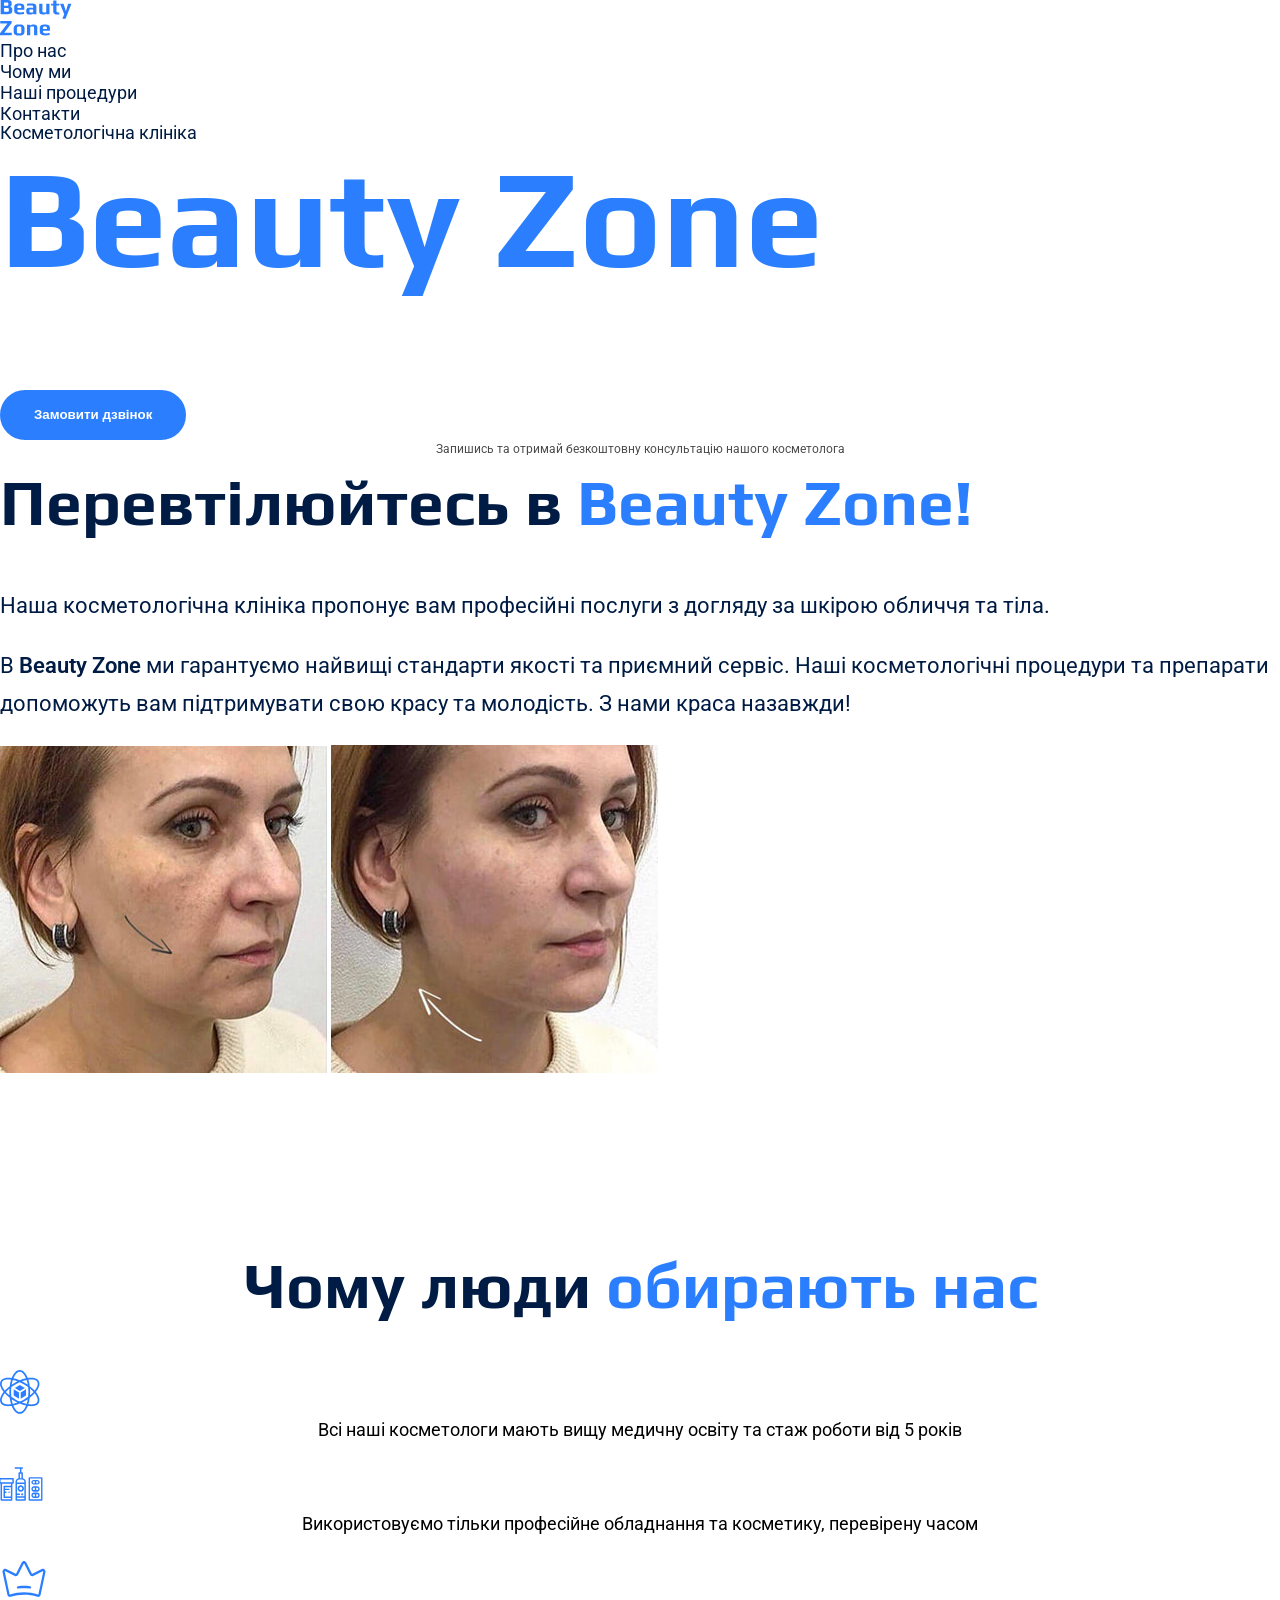
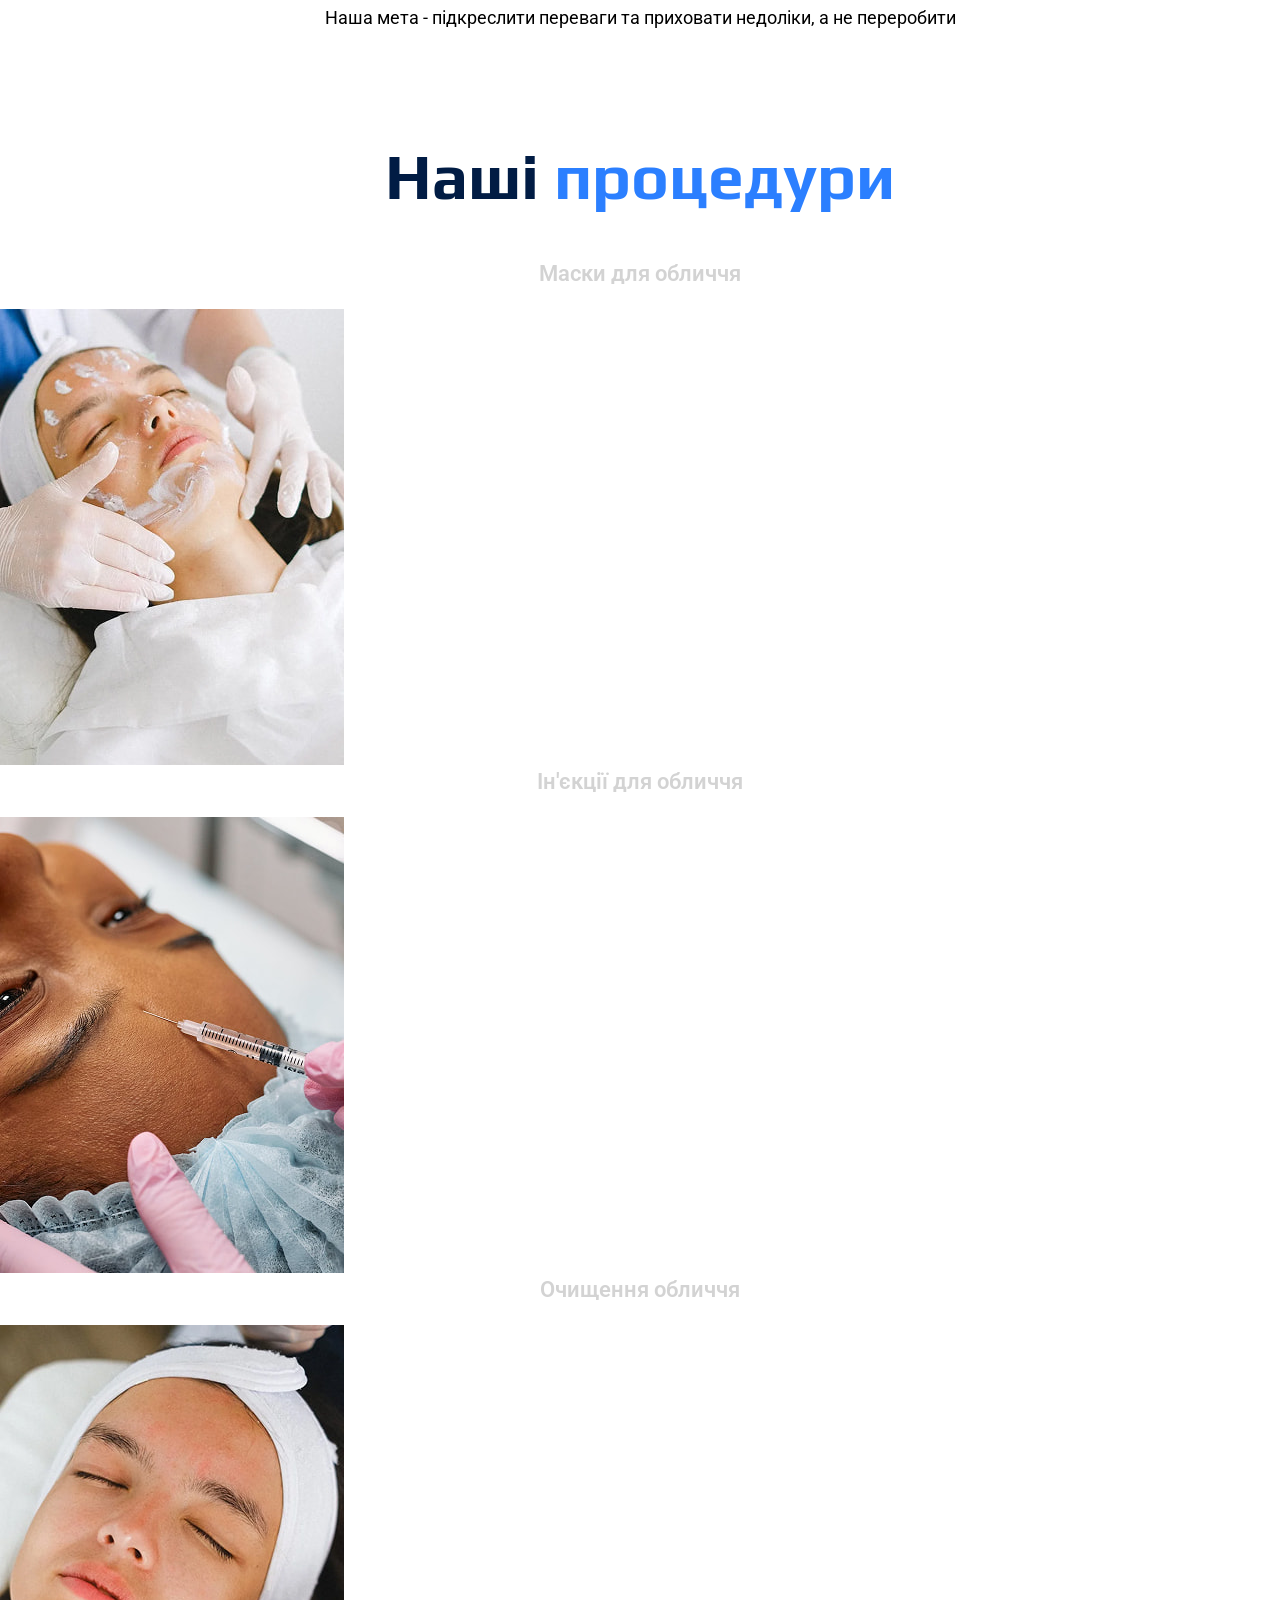
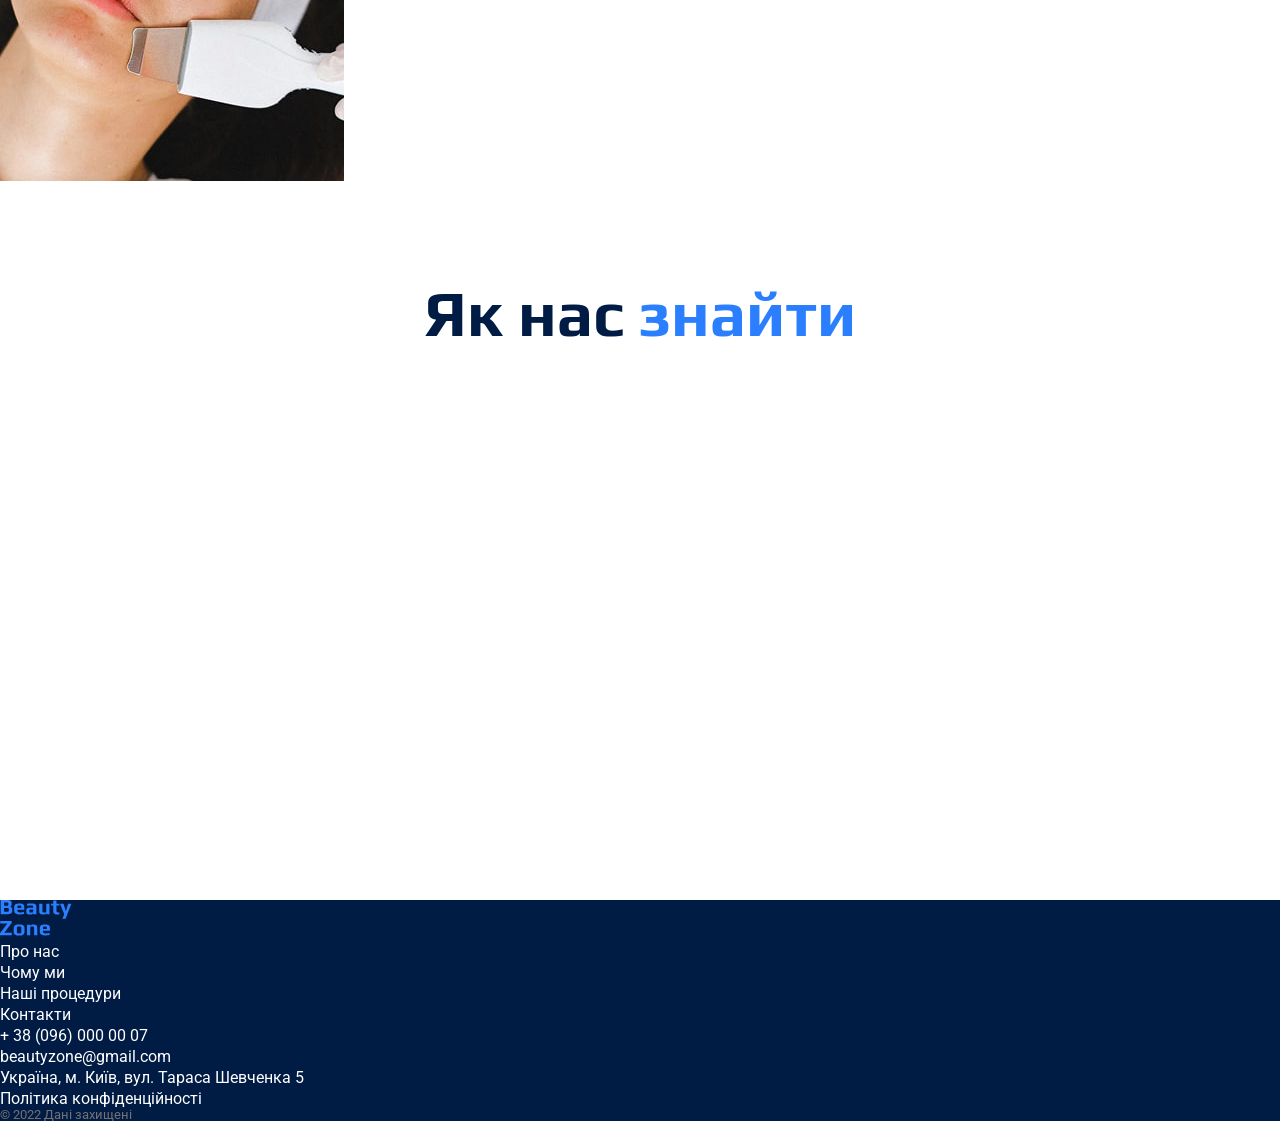
<file: beaty-zone/index.html>
<!doctype html>
<html lang="uk">
  <head>
    <meta charset="UTF-8" />
    <meta name="viewport" content="width=device-width, initial-scale=1.0" />
    <!-- Styles -->
    <link rel="stylesheet" href="./css/styles.css" />
    <title>Beauty Zone</title>
  </head>
  <body>
    <header>
      <nav>
        <a href="index.html">
          <img src="./images/brand-logo.svg" alt="Логотип Beauty Zone" />
        </a>
        <ul>
          <li><a class="nav-link" href="#">Про нас</a></li>
          <li><a class="nav-link" href="#">Чому ми</a></li>
          <li><a class="nav-link" href="#">Наші процедури</a></li>
          <li><a class="nav-link" href="#">Контакти</a></li>
          <li>
            <a href="#">
              <!-- telephone receiver icon -->
            </a>
          </li>
          <li>
            <a href="#">
              <!-- facebook icon -->
            </a>
          </li>
          <li>
            <a href="#">
              <!-- instagram icon -->
            </a>
          </li>
        </ul>
      </nav>
    </header>
    <main>
      <section>
        <p class="banner-title">Косметологічна клініка</p>
        <h1 class="banner-brand capitalize">beauty zone</h1>
        <button class="order-button" type="button">Замовити дзвінок</button>
        <p class="banner-text">
          Запишись та отримай безкоштовну консультацію нашого косметолога
        </p>
      </section>
      <section class="description-section">
        <h2 class="section-title">
          Перевтілюйтесь в <span class="accent capitalize">beauty zone!</span>
        </h2>
        <p class="description-text">
          Наша косметологічна клініка пропонує вам професійні послуги з догляду
          за шкірою обличчя та тіла.
        </p>
        <p class="description-text">
          B <span class="brand capitalize">beauty zone</span> ми гарантуємо
          найвищі стандарти якості та приємний сервіс. Наші косметологічні
          процедури та препарати допоможуть вам підтримувати свою красу та
          молодість. З нами краса назавжди!
        </p>
        <img
          src="./images/woman-before.jpg"
          alt="Фото жінки до пластичної операції"
        />
        <img
          src="./images/woman-after.jpg"
          alt="Фото жінки після пластичної операції"
        />
      </section>
      <section class="advantages-section section">
        <h2 class="advantages-title section-title">
          Чому люди <span class="accent">обирають нас</span>
        </h2>
        <article>
          <img src="./images/education.svg" alt="Медична освіта" />
          <p class="advantage-text">
            Всі наші косметологи мають вищу медичну освіту та стаж роботи від 5
            років
          </p>
        </article>
        <article>
          <img
            src="./images/professional.svg"
            alt="Професійне обладнання та косметика"
          />
          <p class="advantage-text">
            Використовуємо тільки професійне обладнання та косметику, перевірену
            часом
          </p>
        </article>
        <article>
          <img src="./images/purpose.svg" alt="Наша мета" />
          <p class="advantage-text">
            Наша мета - підкреслити переваги та приховати недоліки, а не
            переробити
          </p>
        </article>
      </section>
      <section class="section">
        <h2 class="procedures-title section-title">
          Наші <span class="accent">процедури</span>
        </h2>
        <article>
          <h3 class="procedure-title">Маски для обличчя</h3>
          <img
            src="./images/face-masks.jpg"
            alt="Фото жінки з маскою на обличчі"
          />
        </article>
        <article>
          <h3 class="procedure-title">Ін'єкції для обличчя</h3>
          <img
            src="./images/facial-injections.jpg"
            alt="Фото жінки, якій роблять ін'єкцію"
          />
        </article>
        <article>
          <h3 class="procedure-title">Очищення обличчя</h3>
          <img
            src="./images/facial-cleansing.jpg"
            alt="Фото жінки, якій очищують обличчя"
          />
        </article>
      </section>
      <section class="section">
        <h2 class="location-title section-title">
          Як нас <span class="accent">знайти</span>
        </h2>
        <iframe
          src="https://www.google.com/maps/embed?pb=!1m18!1m12!1m3!1d2540.9400613933917!2d30.5181289!3d50.4422171!2m3!1f0!2f0!3f0!3m2!1i1024!2i768!4f13.1!3m3!1m2!1s0x40d4cef8b5f6338d%3A0x25c7f06ad686451c!2z0LHRg9C70YzQstCw0YAg0KLQsNGA0LDRgdCwINCo0LXQstGH0LXQvdC60LAsIDUsINCa0LjRl9CyLCAwMjAwMA!5e0!3m2!1suk!2sua!4v1780265875647!5m2!1suk!2sua"
          width="600"
          height="450"
          style="border: 0"
          allowfullscreen=""
          loading="lazy"
          referrerpolicy="no-referrer-when-downgrade"
        ></iframe>
        <!-- <form action=""></form>  -->
      </section>
      <footer>
        <nav>
          <a href="index.html">
            <img src="./images/brand-logo.svg" alt="Логотип Beauty Zone" />
          </a>
          <ul>
            <li><a class="footer-link" href="#">Про нас</a></li>
            <li><a class="footer-link" href="#">Чому ми</a></li>
            <li><a class="footer-link" href="#">Наші процедури</a></li>
            <li><a class="footer-link" href="#">Контакти</a></li>
          </ul>
        </nav>
        <address>
          <ul>
            <li>
              <a class="footer-link" href="tel:+380960000007"
                >+ 38 (096) 000 00 07</a
              >
            </li>
            <li>
              <a class="footer-link" href="mailto:beautyzone@gmail.com"
                >beautyzone@gmail.com</a
              >
            </li>
            <li>
              <a
                class="footer-link"
                href="https://maps.app.goo.gl/tMkbEoE7wJR4bHdy6"
                target="_blank"
                >Україна, м. Київ, вул. Тараса Шевченка 5
              </a>
            </li>
            <li>
              <a href="#">
                <!-- telephone receiver icon -->
              </a>
            </li>
            <li>
              <a href="#">
                <!-- facebook icon -->
              </a>
            </li>
            <li>
              <a href="#">
                <!-- instagram icon -->
              </a>
            </li>
          </ul>
          <a class="footer-link" href="#" target="_blank">
            Політика конфіденційності
          </a>
          <p class="address-copyright">&copy; 2022 Дані захищені</p>
        </address>
      </footer>
    </main>
  </body>
</html>
</file>
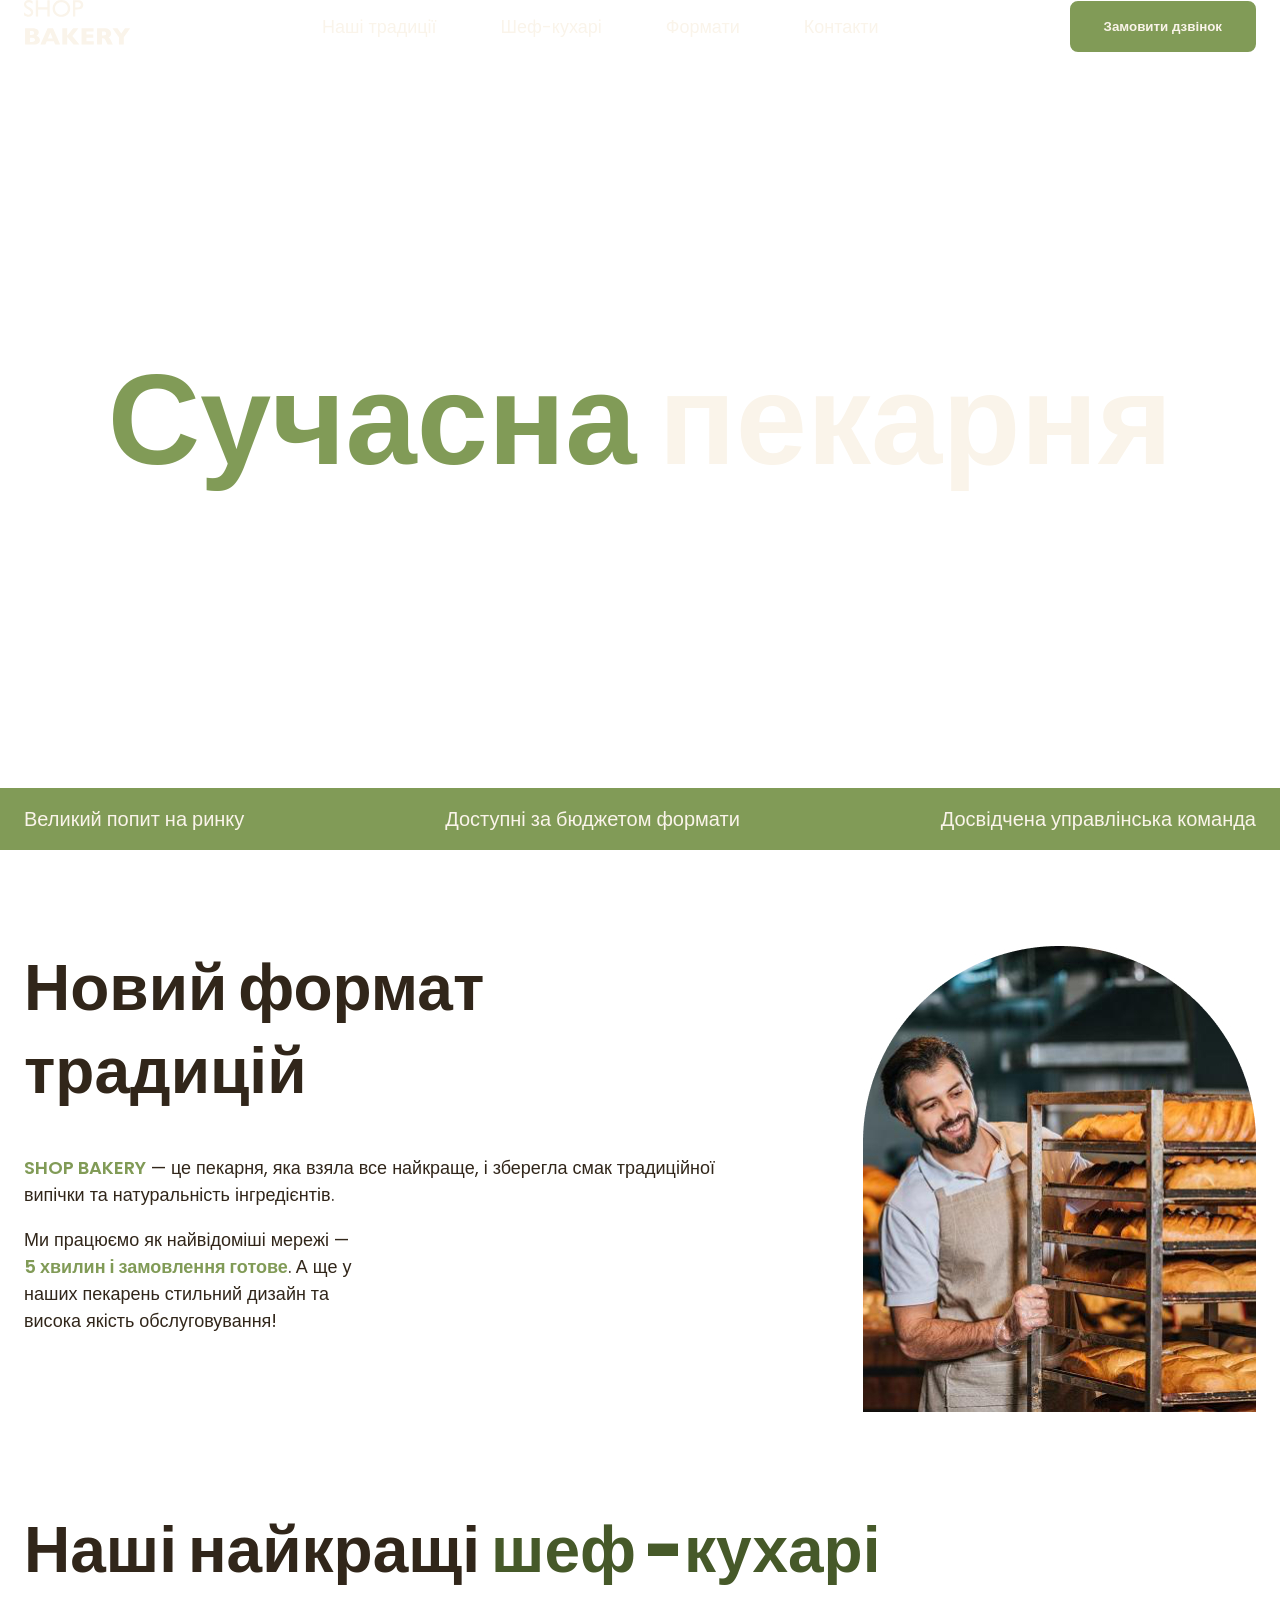
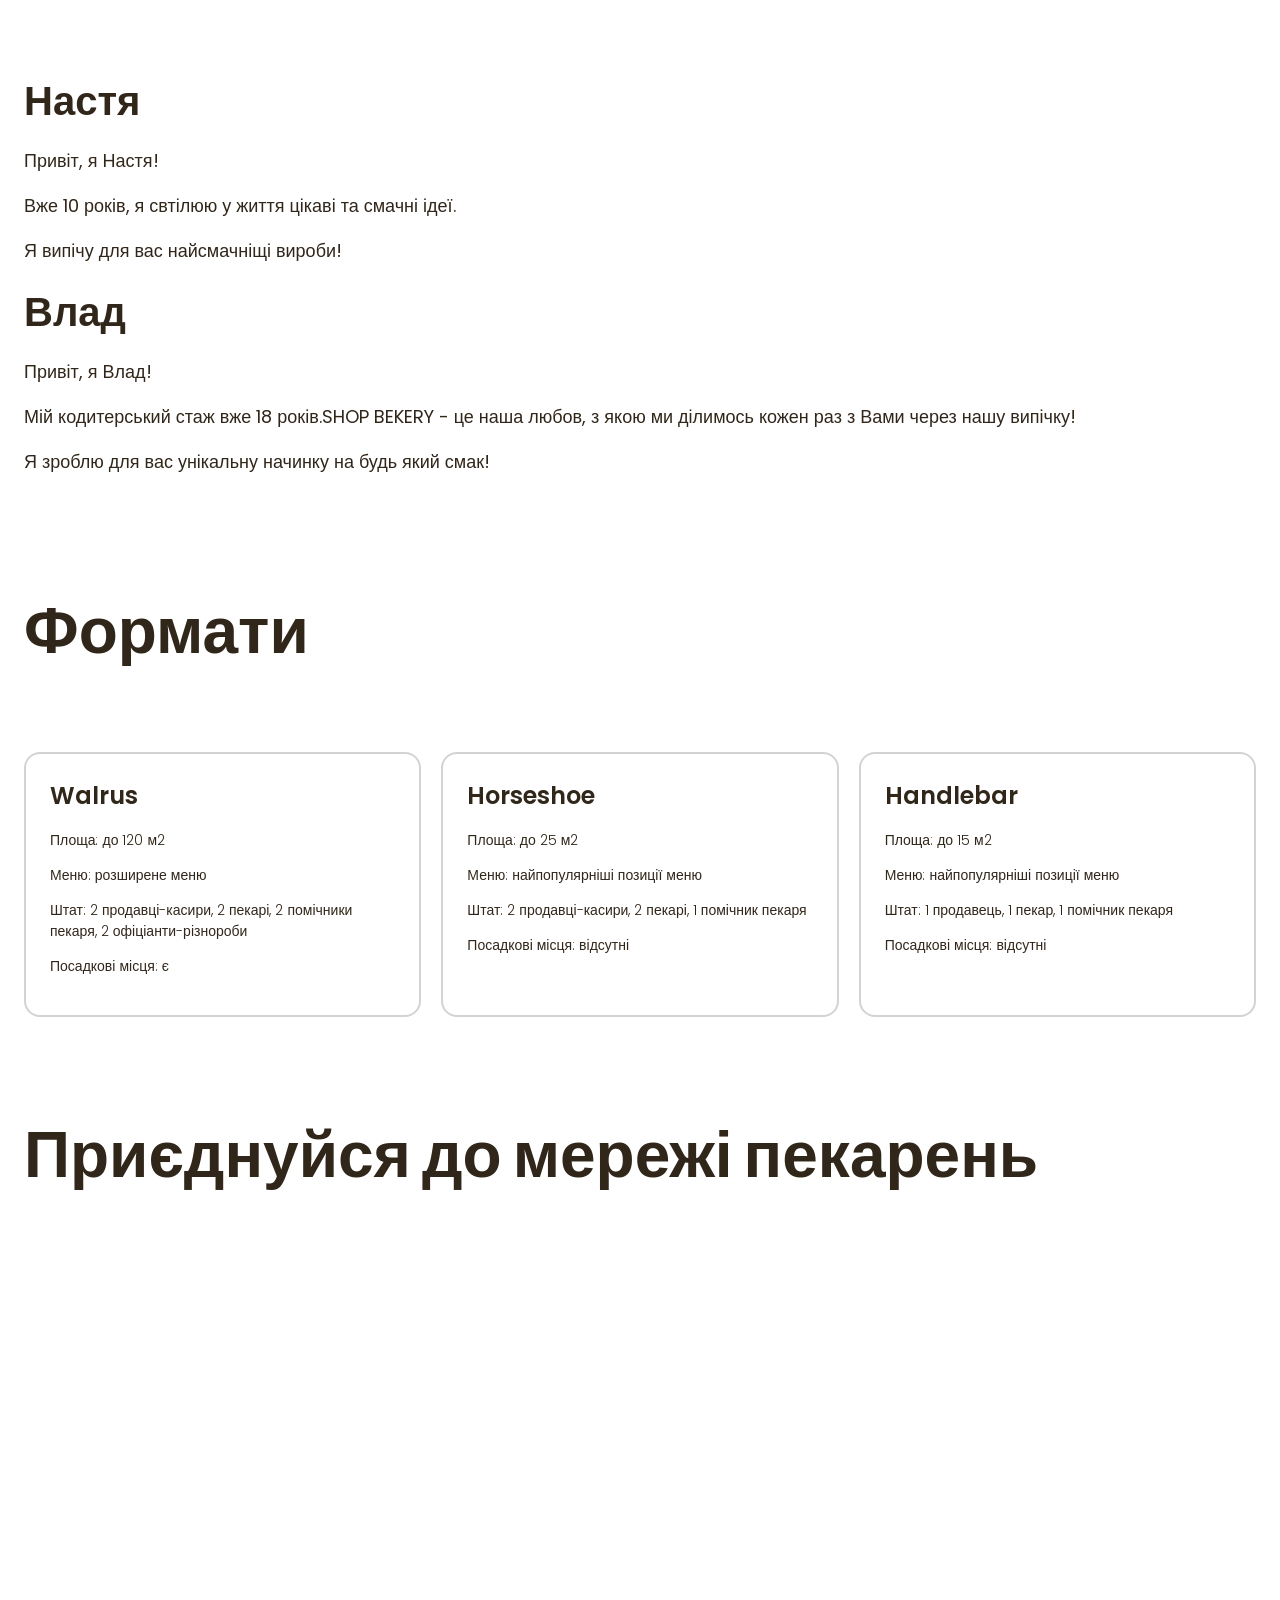
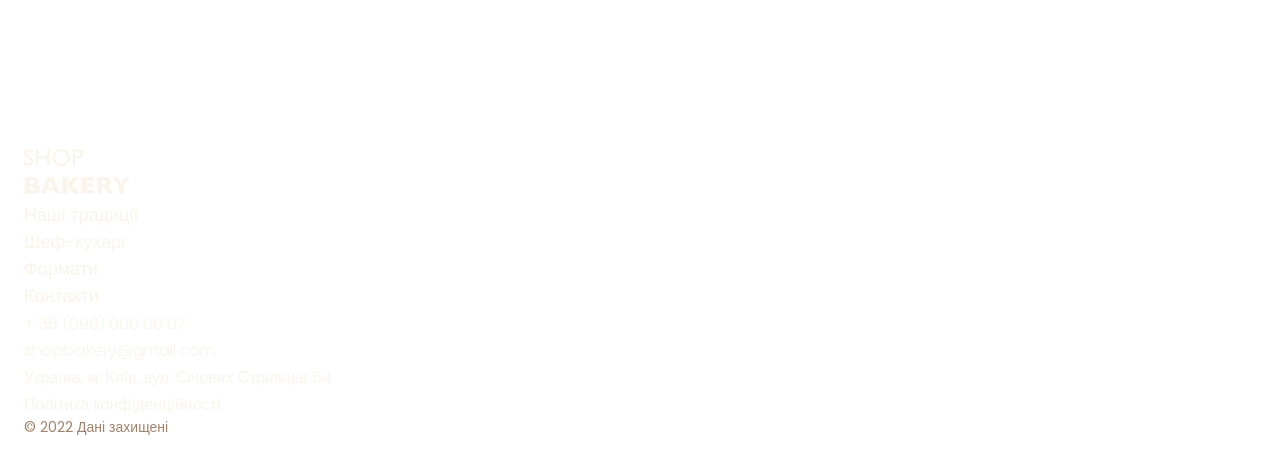
<file: modern-bakery/index.html>
<!doctype html>
<html lang="uk">
  <head>
    <meta charset="UTF-8" />
    <meta name="viewport" content="width=device-width, initial-scale=1.0" />
    <!-- Styles -->
    <link rel="stylesheet" href="./css/styles.css" />
    <title>Сучасна пекарня</title>
  </head>
  <body>
    <header>
      <div class="container">
        <div class="header-container">
          <nav class="header-nav">
            <a href="/">
              <img src="./images/logo.svg" alt="Логотип сучасної пекарні" />
            </a>
            <ul class="header-menu">
              <li>
                <a class="nav-link" href="#traditions-section">Наші традиції</a>
              </li>
              <li><a class="nav-link" href="#chefs-section">Шеф-кухарі</a></li>
              <li><a class="nav-link" href="#formats-section">Формати</a></li>
              <li><a class="nav-link" href="#contact-section">Контакти</a></li>
            </ul>
          </nav>
          <button class="button" type="button">Замовити дзвінок</button>
        </div>
      </div>
    </header>
    <main>
      <section class="hero-section">
        <div class="container">
          <h1 class="hero-title">
            <span class="accent">Сучасна</span> пекарня
          </h1>
        </div>
      </section>
      <section class="advantages-section">
        <div class="container">
          <h2 class="visually-hidden">Наші переваги</h2>
          <ul class="advantages-list">
            <li class="advantages-item">Великий попит на ринку</li>
            <li class="advantages-item">Доступні за бюджетом формати</li>
            <li class="advantages-item">Досвідчена управлінська команда</li>
          </ul>
        </div>
      </section>
      <section class="traditions-section section" id="traditions-section">
        <div class="container">
          <div class="traditions-container">
            <div class="traditions-content">
              <h2 class="traditions-title section-title">
                Новий формат традицій
              </h2>
              <p class="traditions-text">
                <span class="brand uppercase">shop bakery</span> — це пекарня,
                яка взяла все найкраще, і зберегла смак традиційної випічки та
                натуральність інгредієнтів.
              </p>
              <p class="traditions-text limited">
                Ми працюємо як найвідоміші мережі —
                <span class="brand">5 хвилин і замовлення готове</span>. А ще у
                наших пекарень стильний дизайн та висока якість обслуговування!
              </p>
            </div>
            <img
              src="./images/baker-man.jpg"
              alt="Чоловік пекар дивиться на батони із посмішкою"
            />
          </div>
        </div>
      </section>
      <section class="section" id="chefs-section">
        <div class="container">
          <h2 class="chefs-title section-title">
            Наші найкращі <span class="accent">шеф -кухарі</span>
          </h2>
          <ul>
            <li>
              <article>
                <h3 class="chef-title">Настя</h3>
                <p>Привіт, я Настя!</p>
                <p>Вже 10 років, я свтілюю у життя цікаві та смачні ідеї.</p>
                <p>Я випічу для вас найсмачніщі вироби!</p>
              </article>
            </li>
            <li>
              <article>
                <h3 class="chef-title">Влад</h3>
                <p>Привіт, я Влад!</p>
                <p>
                  Мій кодитерський стаж вже 18 років.SHOP BEKERY - це наша
                  любов, з якою ми ділимось кожен раз з Вами через нашу випічку!
                </p>
                <p>Я зроблю для вас унікальну начинку на будь який смак!</p>
              </article>
            </li>
          </ul>
        </div>
      </section>
      <section class="section" id="formats-section">
        <div class="container">
          <h2 class="formats-title section-title">Формати</h2>
          <ul class="formats-list">
            <li class="formats-item">
              <article class="format-card">
                <h3 class="format-title" lang="en">Walrus</h3>
                <div class="format-text">
                  <p>Площа: до 120 м2</p>
                  <p>Меню: розширене меню</p>
                  <p>
                    Штат: 2 продавці-касири, 2 пекарі, 2 помічники пекаря, 2
                    офіціанти-різнороби
                  </p>
                  <p>Посадкові місця: є</p>
                </div>
              </article>
            </li>
            <li class="formats-item">
              <article class="format-card">
                <h3 class="format-title" lang="en">Horseshoe</h3>
                <div class="format-text">
                  <p>Площа: до 25 м2</p>
                  <p>Меню: найпопулярніші позиції меню</p>
                  <p>Штат: 2 продавці-касири, 2 пекарі, 1 помічник пекаря</p>
                  <p>Посадкові місця: відсутні</p>
                </div>
              </article>
            </li>
            <li class="formats-item">
              <article class="format-card">
                <h3 class="format-title" lang="en">Handlebar</h3>
                <div class="format-text">
                  <p>Площа: до 15 м2</p>
                  <p>Меню: найпопулярніші позиції меню</p>
                  <p>Штат: 1 продавець, 1 пекар, 1 помічник пекаря</p>
                  <p>Посадкові місця: відсутні</p>
                </div>
              </article>
            </li>
          </ul>
        </div>
      </section>
      <section class="section" id="contact-section">
        <div class="container">
          <h2 class="contact-title section-title">
            Приєднуйся до мережі пекарень
          </h2>
          <iframe
            src="https://www.google.com/maps/embed?pb=!1m18!1m12!1m3!1d2540.163630435281!2d30.488698376557704!3d50.45667757159333!2m3!1f0!2f0!3f0!3m2!1i1024!2i768!4f13.1!3m3!1m2!1s0x40d4ce637c006b2d%3A0xaf86385f19996ff0!2z0LLRg9C70LjRhtGPINCh0ZbRh9C-0LLQuNGFINCh0YLRgNGW0LvRjNGG0ZbQsiwgNTQsINCa0LjRl9CyLCAwMjAwMA!5e0!3m2!1suk!2sua!4v1779355351198!5m2!1suk!2sua"
            width="605"
            height="481"
            style="border: 0"
            allowfullscreen=""
            loading="lazy"
            referrerpolicy="no-referrer-when-downgrade"
          ></iframe>
        </div>
      </section>
    </main>
    <footer>
      <div class="container">
        <nav>
          <a href="#">
            <img src="./images/logo.svg" alt="Логотип сучасної пекарні" />
          </a>
          <ul>
            <li>
              <a class="nav-link" href="#traditions-section">Наші традиції</a>
            </li>
            <li><a class="nav-link" href="#chefs-section">Шеф-кухарі</a></li>
            <li><a class="nav-link" href="#formats-section">Формати</a></li>
            <li><a class="nav-link" href="#contact-section">Контакти</a></li>
          </ul>
        </nav>
        <address>
          <ul>
            <li>
              <a class="address-link" href="tel:+380960000007"
                >+ 38 (096) 000 00 07
              </a>
            </li>
            <li>
              <a class="address-link" href="mailto:shopbakery@gmail.com"
                >shopbakery@gmail.com
              </a>
            </li>
            <li>
              <a
                class="address-link"
                href="https://maps.app.goo.gl/vyef625wYCnZ9vK36"
                target="_blank"
              >
                Україна, м. Київ, вул. Січових Стрільців 54
              </a>
            </li>
            <li>
              <a href="#">
                <!-- facebook icon -->
              </a>
            </li>
            <li>
              <a href="#">
                <!-- instagram icon -->
              </a>
            </li>
          </ul>
          <a class="address-link" href="#" target="_blank"
            >Політика конфіденційності
          </a>
          <p class="address-copyright">&copy; 2022 Дані захищені</p>
        </address>
      </div>
    </footer>
  </body>
</html>
</file>
<file: beaty-zone/css/styles.css>
/* play-regular */
@font-face {
  font-display: swap;
  font-family: 'Play';
  font-style: normal;
  font-weight: 400;
  src: url('../fonts/play-v21-cyrillic_latin-regular.woff2') format('woff2');
}
/* play-700 */
@font-face {
  font-display: swap;
  font-family: 'Play';
  font-style: normal;
  font-weight: 700;
  src: url('../fonts/play-v21-cyrillic_latin-700.woff2') format('woff2');
}
/* roboto-regular */
@font-face {
  font-display: swap;
  font-family: 'Roboto';
  font-style: normal;
  font-weight: 400;
  src: url('../fonts/roboto-v51-cyrillic_latin-regular.woff2') format('woff2');
}
/* roboto-600 */
@font-face {
  font-display: swap;
  font-family: 'Roboto';
  font-style: normal;
  font-weight: 600;
  src: url('../fonts/roboto-v51-cyrillic_latin-600.woff2') format('woff2');
}

:root {
  --color-primary-light-blue: #2b7fff;
  --color-primary-dark-blue: #011c44;
  --color-primary-white: #ffffff;
  --color-primary-black: #000000;
  --color-secondary-light-gray: #747272;
  --color-secondary-dark-gray: #4a4a4a;
  --color-secondary-dark-blue: #011f4a;
}

/* Base */
* {
  box-sizing: border-box;
}

body {
  color: var(--color-primary-dark-blue);
  margin: 0;
  font-family: 'Roboto', sans-serif;
  font-weight: 400;
  font-size: 18px;
}

footer {
  background-color: var(--color-primary-dark-blue);
}

h1,
h2,
h3,
h4,
h5,
h6,
p {
  margin-top: 0;
}

a {
  text-decoration: none;
}

address {
  font-style: normal;
}

ul {
  list-style-type: none;
  margin: 0;
  padding: 0;
}

.capitalize {
  text-transform: capitalize;
}

/* Section */
.section {
  padding: 48px 0;
}

.section-title {
  font-family: 'Play', sans-serif;
  font-weight: 700;
  font-size: 64px;
  line-height: 100%;
}

.section-title .accent {
  color: #2b7fff;
}

/* Navigation */
.nav-link {
  color: var(--color-primary-dark-blue);
  line-height: 100%;
}

.nav-link:hover {
  color: var(--color-primary-light-blue);
  font-weight: 700;
}

/* Banner section */
.banner-title {
  line-height: 100%;
}

.banner-brand {
  color: var(--color-primary-light-blue);
  font-family: 'Play', sans-serif;
  font-weight: 700;
  font-size: 140px;
  line-height: 114px;
}

.order-button {
  color: var(--color-primary-white);
  background-color: var(--color-primary-light-blue);
  border: 2px solid var(--color-primary-light-blue);
  border-radius: 32px;
  padding: 16px 32px;
  cursor: pointer;
  font-weight: 600;
  line-height: 100%;
}

.order-button:hover {
  color: var(--color-primary-dark-blue);
  background-color: transparent;
}

.banner-text {
  color: var(--color-secondary-dark-gray);
  font-size: 12px;
  line-height: 18px;
  text-align: center;
}

/* Description section */
.description-section {
  padding-bottom: 176px;
}

.description-text {
  font-size: 22px;
  line-height: 38px;
}

.description-text .brand {
  font-weight: 600;
}

.description-text .capitalize {
  text-transform:;
}

/* Advantages section */
.advantages-section {
  padding-top: 0;
}

.advantages-title {
  text-align: center;
}

.advantage-text {
  color: var(--color-primary-black);
  line-height: 24px;
  text-align: center;
}

/* Procedures section */
.procedures-title {
  text-align: center;
}

.procedure-title {
  color: lightgray; /* TEMPORARY, SHOULD BE WHITE !!! */
  font-size: 22px;
  line-height: 26px;
  text-align: center;
  vertical-align: middle;
}

/* Location section */
.location-title {
  text-align: center;
  vertical-align: middle;
}

/* Footer */
.footer-link {
  color: var(--color-primary-white);
  font-size: 16px;
  line-height: 100%;
}

.footer-link:hover {
  color: var(--color-primary-light-blue);
  font-weight: 700;
}

.address-copyright {
  color: var(--color-secondary-light-gray);
  font-size: 13px;
  line-height: 100%;
}
</file>
<file: modern-bakery/css/styles.css>
@font-face {
  font-display: swap;
  font-family: 'Poppins';
  font-weight: 300;
  src: url('../fonts/poppins-v24-latin-300.woff2') format('woff2'); /* Chrome 36+, Opera 23+, Firefox 39+, Safari 12+, iOS 10+ */
}

@font-face {
  font-display: swap;
  font-family: 'Poppins';
  font-weight: 400;
  src: url('../fonts/poppins-v24-latin-regular.woff2') format('woff2');
}

@font-face {
  font-display: swap;
  font-family: 'Poppins';
  font-weight: 600;
  src: url('../fonts/poppins-v24-latin-600.woff2') format('woff2');
}

@font-face {
  font-display: swap;
  font-family: 'Poppins';
  font-weight: 900;
  src: url('../fonts/poppins-v24-latin-900.woff2') format('woff2');
}

:root {
  --color-brand-light: #819b57;
  --color-brand-dark: #465929;
  --color-primary-light: #faf4ea;
  --color-primary-dark: #31261a;
}

/* Base */
* {
  box-sizing: border-box;
}

body {
  color: var(--color-primary-dark);
  font-family: 'Poppins', sans-serif;
  font-size: 18px;
  font-weight: 400;
  line-height: 1.5;
  margin: 0;
}

h1,
h2,
h3,
h4,
h5,
h6,
p {
  margin-top: 0;
}

address {
  font-style: normal;
}

ul {
  list-style-type: none;
  margin: 0;
  padding: 0;
}

.visually-hidden {
  position: absolute;
  left: -10000px;
  top: auto;
  width: 1px;
  height: 1px;
  overflow: hidden;
}

/* Section */
.section {
  padding: 48px 0px;
}

.section-title {
  font-size: 64px;
  font-weight: 900;
  line-height: 1.3;
}

.section-title .accent {
  color: var(--color-brand-dark);
}

/* Container */
.container {
  width: 100%;
  max-width: 1288px;
  margin: 0 auto;
  padding: 0 24px;
}

/* Button */
.button {
  color: var(--color-primary-light);
  background-color: var(--color-brand-light);
  border: 2px solid var(--color-brand-light);
  border-radius: 8px;
  cursor: pointer;
  font-weight: 600;
  padding: 16px 32px;
}

.button:hover {
  color: var(--color-brand-dark);
  background-color: transparent;
}

/* Navigation links */
.nav-link {
  color: var(--color-primary-light);
  text-decoration: none;
}

.nav-link:hover {
  color: var(--color-brand-light);
}

/* Header */
.header-container {
  display: flex;
  align-items: center;
  gap: 40px;
}

.header-nav {
  display: flex;
  flex-grow: 1;
  align-items: center;
  gap: 40px;
}

.header-menu {
  display: flex;
  gap: 64px;
  flex-grow: 1;
  justify-content: center;
}

/* Hero section */
.hero-section {
  padding: 272px 0px;
}

.hero-title {
  color: var(--color-primary-light);
  text-align: center;
  font-size: 128px;
  font-weight: 900;
  margin-bottom: 0;
}

.hero-title .accent {
  color: var(--color-brand-light);
}

/* Advantages section */
.advantages-section {
  background-color: var(--color-brand-light);
  padding: 16px 0;
}

.advantages-list {
  display: flex;
  justify-content: space-between;
  gap: 40px;
}

.advantages-item {
  color: var(--color-primary-light);
  font-size: 20px;
  font-weight: 300;
}

/* Traditions section */
.traditions-section {
  padding-top: 96px;
}

.traditions-container {
  display: flex;
  justify-content: space-between;
  gap: 40px;
}

.traditions-content {
  max-width: 710px;
}

.traditions-title {
  margin-bottom: 42px;
}

.traditions-text .brand {
  color: var(--color-brand-light);
  font-weight: 600;
}

.traditions-text .uppercase {
  text-transform: uppercase;
}

.traditions-text.limited {
  max-width: 340px;
}

/* Chefs section */
.chefs-title {
  margin-bottom: 80px;
}

.chef-title {
  font-size: 40px;
  font-weight: 600;
  margin-bottom: 16px;
}

/* Formats section */
.formats-title {
  margin-bottom: 80px;
}

.formats-list {
  display: flex;
  flex-wrap: wrap;
  gap: 20px;
}

.formats-item {
  flex-basis: calc((100% - 40px) / 3);
  border: 2px solid lightgray;
  border-radius: 16px;
}

.format-card {
  padding: 24px;
}

.format-title {
  font-size: 24px;
  font-weight: 600;
  margin-bottom: 16px;
}

.format-text {
  font-size: 14px;
  font-weight: 300;
}

/* Contact section */
.contact-title {
  margin-bottom: 16px;
}

/* Footer */
.address-link {
  color: var(--color-primary-light);
  font-size: 16px;
  font-weight: 300;
  text-decoration: none;
}

.address-link:hover {
  color: var(--color-brand-light);
}

.address-copyright {
  color: #a18268;
  font-size: 14px;
  font-weight: 400;
}
</file>
